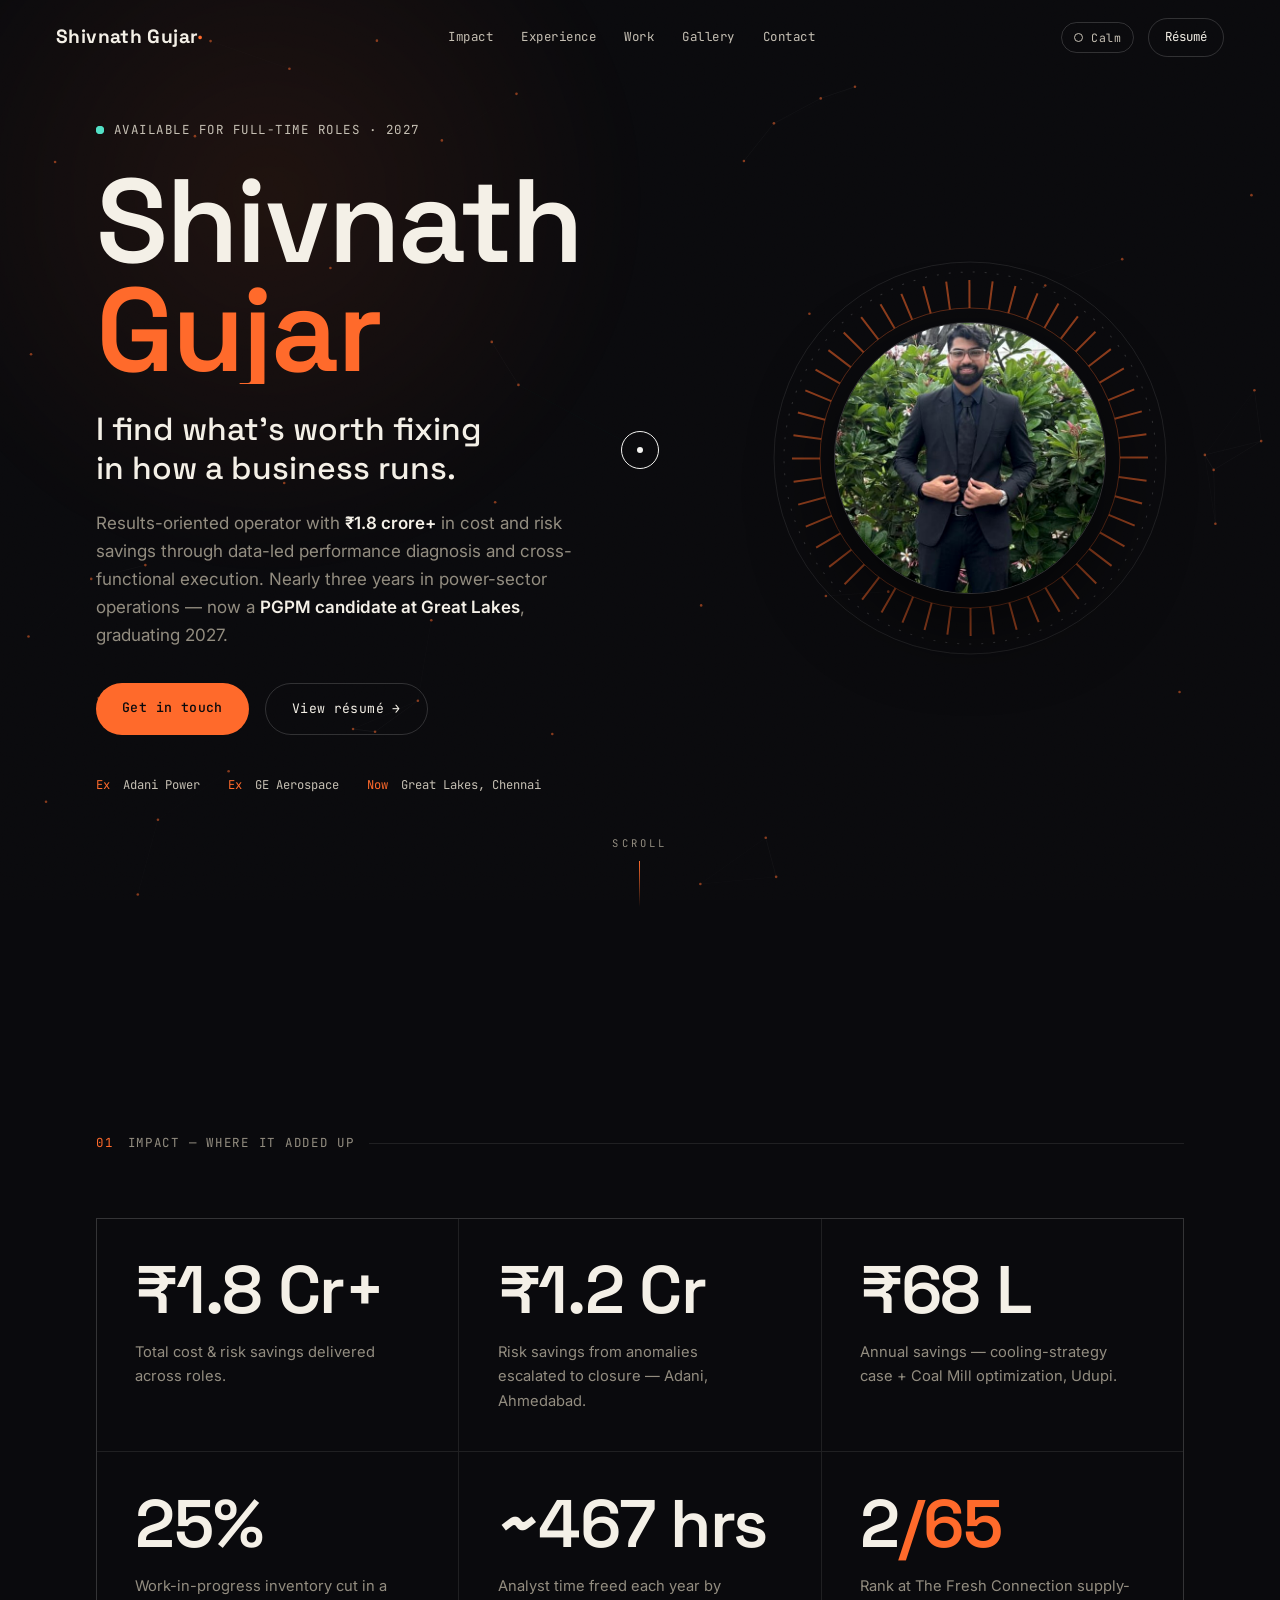
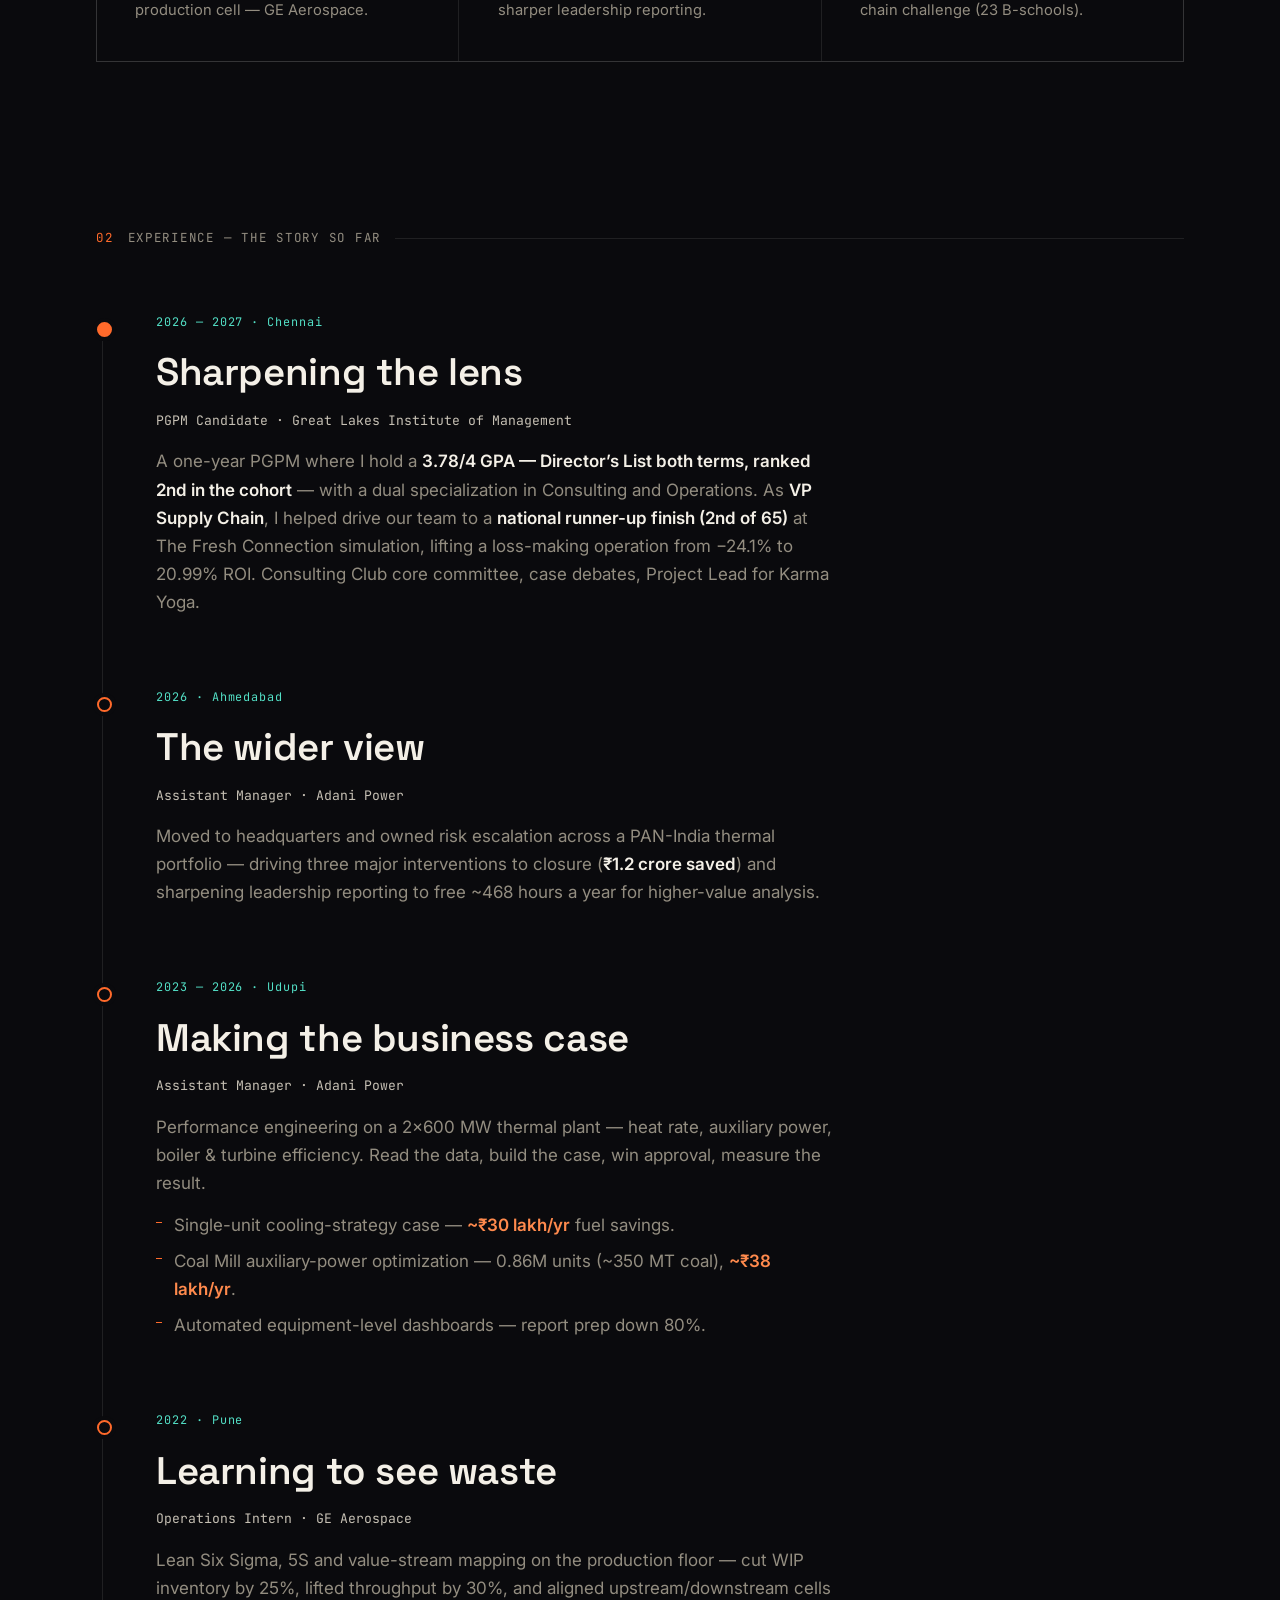
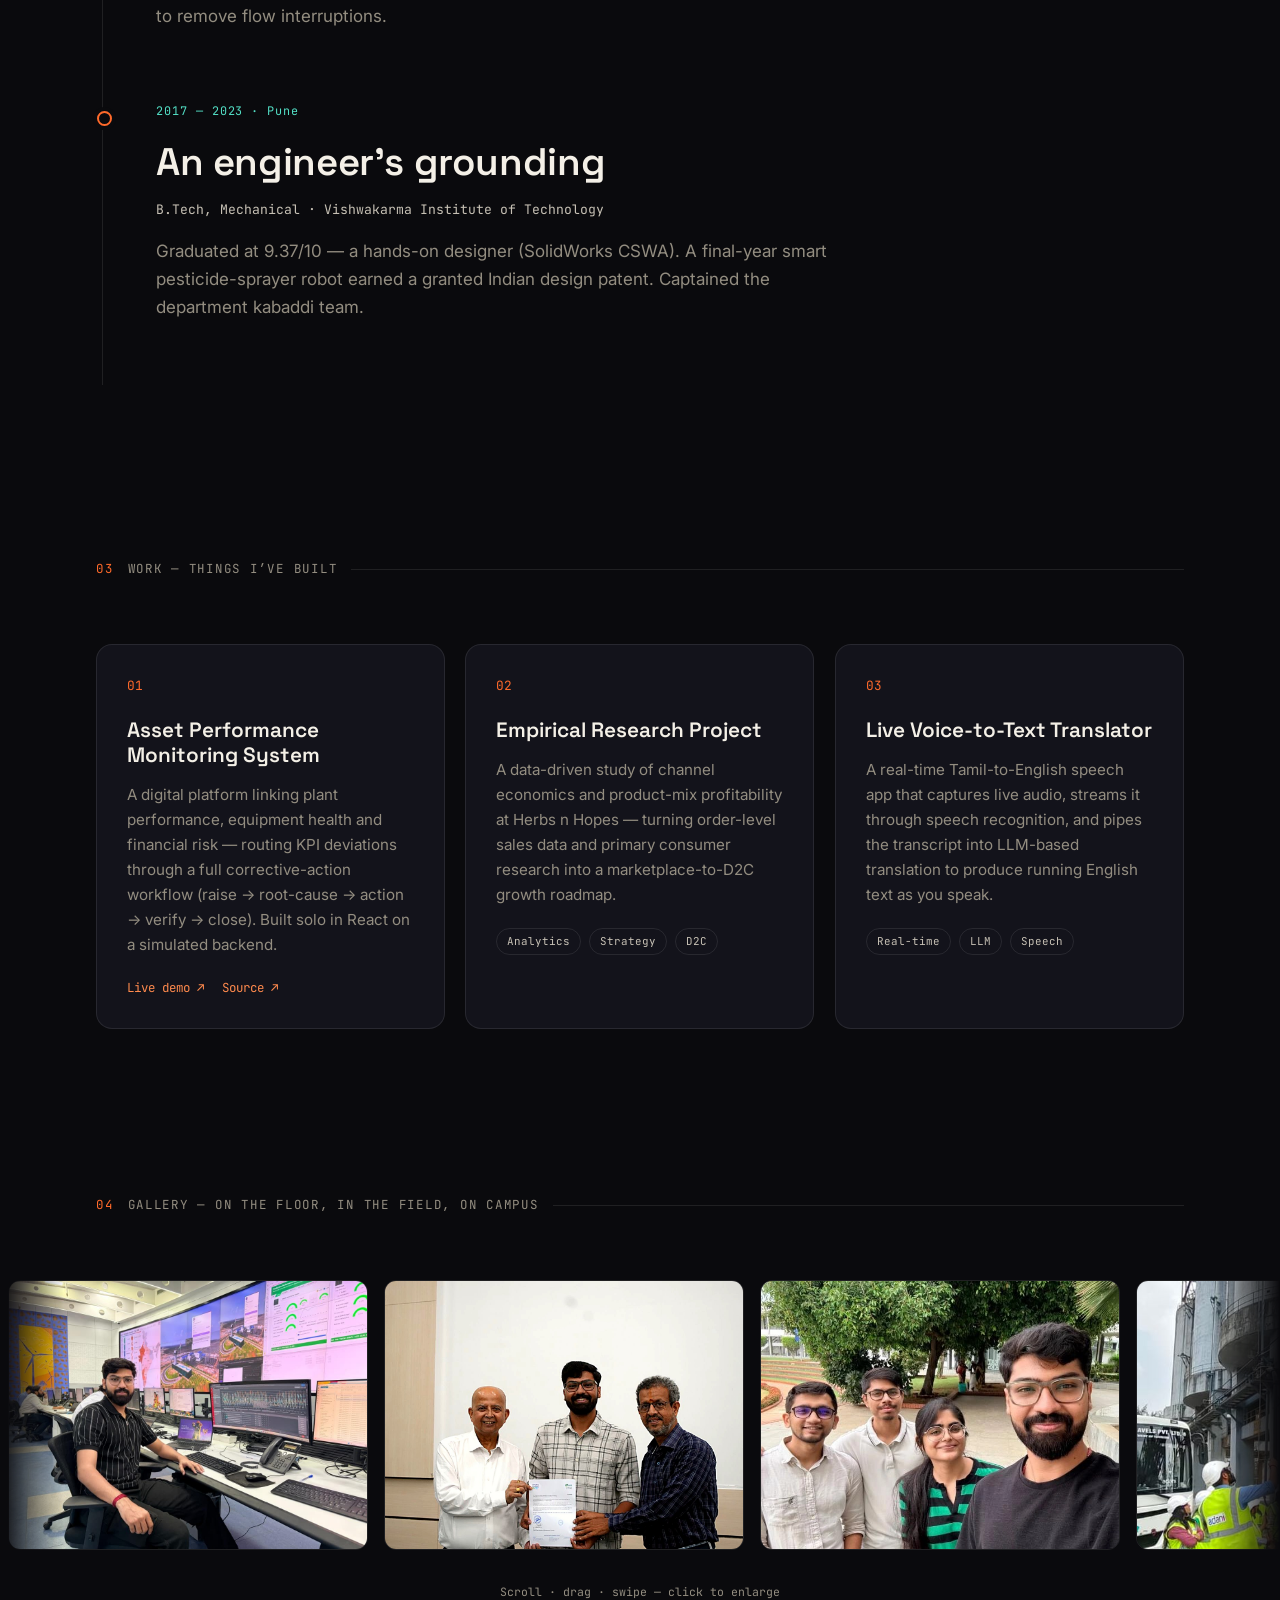
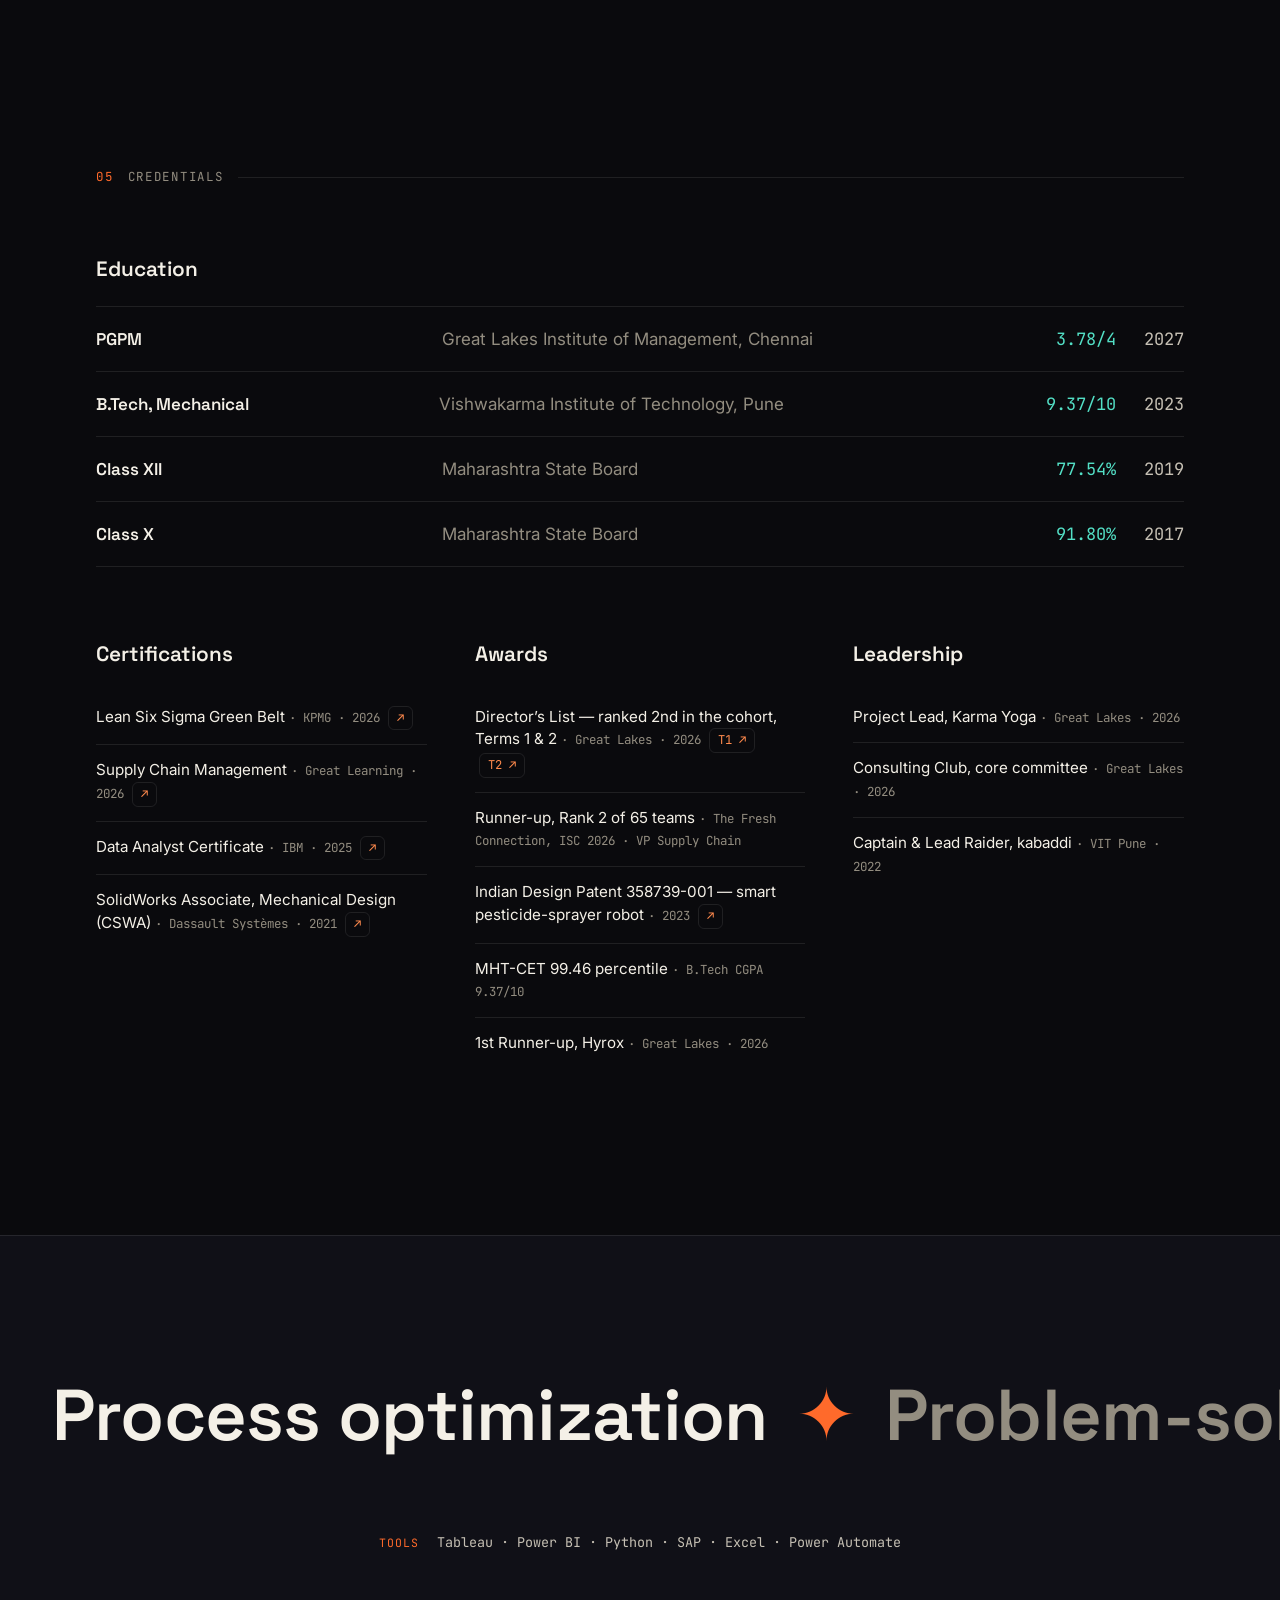
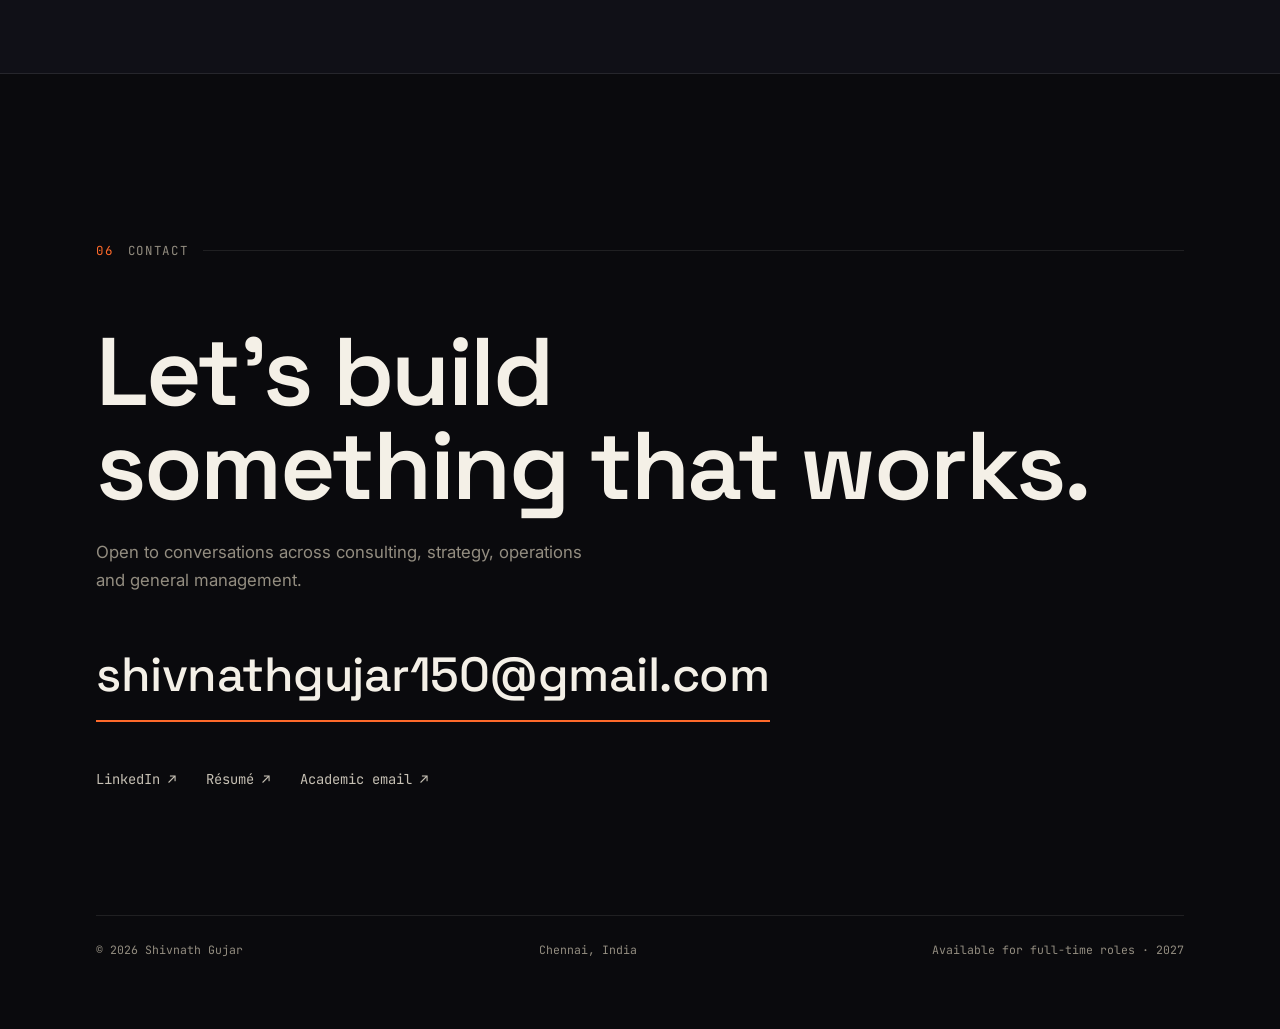
<file: v2/index.html>
<!DOCTYPE html>
<html lang="en">
<head>
<meta charset="UTF-8">
<meta name="viewport" content="width=device-width, initial-scale=1.0">
<title>Shivnath Gujar — Operations · Strategy · Consulting</title>
<meta name="description" content="Shivnath Gujar — ₹1.8 Cr+ in cost and risk savings. Power-sector performance engineer, now a PGPM candidate at Great Lakes. Ex-Adani Power, ex-GE Aerospace.">
<meta name="theme-color" content="#0a0a0d">
<link rel="canonical" href="https://shivnath250.github.io/portfolio-website/v2/">
<link rel="icon" href="../assets/img/favicon.svg" type="image/svg+xml">
<meta property="og:type" content="profile">
<meta property="og:title" content="Shivnath Gujar — Operations · Strategy">
<meta property="og:description" content="₹1.8 Cr+ in cost and risk savings across a national power fleet. PGPM candidate at Great Lakes; ex-Adani Power, ex-GE Aerospace.">
<meta property="og:image" content="https://shivnath250.github.io/portfolio-website/assets/img/og.jpg">
<meta property="og:url" content="https://shivnath250.github.io/portfolio-website/v2/">
<meta name="twitter:card" content="summary_large_image">
<meta name="twitter:title" content="Shivnath Gujar">
<meta name="twitter:description" content="₹1.8 Cr+ in cost and risk savings. PGPM candidate at Great Lakes; ex-Adani Power, ex-GE Aerospace.">
<meta name="twitter:image" content="https://shivnath250.github.io/portfolio-website/assets/img/og.jpg">
<script type="application/ld+json">
{"@context":"https://schema.org","@type":"Person","name":"Shivnath Gujar",
"description":"Results-oriented operator with ₹1.8 crore+ in cost and risk savings through data-led performance diagnosis and cross-functional execution.",
"url":"https://shivnath250.github.io/portfolio-website/v2/","email":"shivnathgujar150@gmail.com",
"address":{"@type":"PostalAddress","addressLocality":"Chennai","addressCountry":"IN"},
"alumniOf":[{"@type":"CollegeOrUniversity","name":"Great Lakes Institute of Management, Chennai"},{"@type":"CollegeOrUniversity","name":"Vishwakarma Institute of Technology, Pune"}],
"knowsLanguage":["English","Hindi","Marathi"],
"sameAs":["https://www.linkedin.com/in/shivnath-gujar-39939b212"]}
</script>
<link rel="preconnect" href="https://fonts.googleapis.com">
<link rel="preconnect" href="https://fonts.gstatic.com" crossorigin>
<link href="https://fonts.googleapis.com/css2?family=Space+Grotesk:wght@400;500;600;700&family=Inter:wght@400;500;600&family=JetBrains+Mono:wght@400;500;700&display=swap" rel="stylesheet">
<link rel="stylesheet" href="style.css">
</head>
<body>

<!-- custom cursor -->
<div class="cursor" id="cursor" aria-hidden="true"></div>
<div class="cursor-dot" id="cursorDot" aria-hidden="true"></div>

<!-- interactive particle field -->
<canvas id="field" aria-hidden="true"></canvas>
<div class="grain" aria-hidden="true"></div>

<!-- scroll progress -->
<div class="progress" id="progress" aria-hidden="true"></div>

<a href="#top" class="skip-link">Skip to content</a>

<header class="nav" id="nav">
  <a href="#top" class="brand" data-magnetic>Shivnath&nbsp;Gujar<span>·</span></a>
  <nav class="nav-links" id="navLinks" aria-label="Primary">
    <a href="#impact" data-magnetic>Impact</a>
    <a href="#path" data-magnetic>Experience</a>
    <a href="#work" data-magnetic>Work</a>
    <a href="#frames" data-magnetic>Gallery</a>
    <a href="#contact" data-magnetic>Contact</a>
  </nav>
  <div class="nav-right">
    <button type="button" class="calm-toggle" id="calmToggle" aria-pressed="false" title="Reduce motion">
      <span class="calm-ico" aria-hidden="true"></span><span class="calm-txt">Calm</span>
    </button>
    <a href="../Shivnath_Gujar_Resume.pdf" target="_blank" rel="noopener" class="nav-cta" data-magnetic>Résumé</a>
    <button type="button" class="hamb" id="hamb" aria-label="Menu" aria-expanded="false"><span></span><span></span></button>
  </div>
</header>

<main id="top">

<!-- ================= HERO ================= -->
<section class="hero" id="hero">
  <div class="hero-grid">
    <div class="hero-text">
      <p class="eyebrow"><span class="pulse"></span>Available for full-time roles · 2027</p>
      <h1 class="hero-title">
        <span class="line"><span class="w">Shivnath</span></span>
        <span class="line"><span class="w">Gujar</span></span>
      </h1>
      <p class="hero-sub">I find what&rsquo;s worth fixing in how a business runs.</p>
      <p class="hero-lede">Results-oriented operator with <strong>₹1.8 crore+</strong> in cost and risk savings through data-led performance diagnosis and cross-functional execution. Nearly three years in power-sector operations — now a <strong>PGPM candidate at Great Lakes</strong>, graduating 2027.</p>
      <div class="hero-actions">
        <a href="#contact" class="btn btn-solid" data-magnetic>Get in touch</a>
        <a href="../Shivnath_Gujar_Resume.pdf" target="_blank" rel="noopener" class="btn btn-ghost" data-magnetic>View résumé →</a>
      </div>
      <ul class="hero-meta">
        <li><span>Ex</span> Adani Power</li>
        <li><span>Ex</span> GE Aerospace</li>
        <li><span>Now</span> Great Lakes, Chennai</li>
      </ul>
    </div>

    <div class="hero-visual" id="heroVisual">
      <div class="disc" id="disc">
        <svg class="rings" viewBox="0 0 400 400" aria-hidden="true">
          <circle cx="200" cy="200" r="196" class="r-base"/>
          <g id="ringTicks">
            <circle cx="200" cy="200" r="186" class="r-dash"/>
          </g>
          <g id="blades"></g>
          <circle cx="200" cy="200" r="150" class="r-thin"/>
        </svg>
        <div class="portrait">
          <img src="../assets/img/profile.jpg" alt="Portrait of Shivnath Gujar" draggable="false">
        </div>
      </div>
    </div>
  </div>
  <div class="scroll-hint" aria-hidden="true"><span>Scroll</span><i></i></div>
</section>

<!-- ================= IMPACT ================= -->
<section class="band" id="impact">
  <p class="section-label"><span>01</span> Impact — where it added up</p>
  <div class="stats">
    <div class="stat reveal">
      <div class="stat-num" data-count data-to="1.8" data-dec="1" data-prefix="₹" data-suffix=" Cr+"></div>
      <p class="stat-desc">Total cost &amp; risk savings delivered across roles.</p>
    </div>
    <div class="stat reveal">
      <div class="stat-num" data-count data-to="1.2" data-dec="1" data-prefix="₹" data-suffix=" Cr"></div>
      <p class="stat-desc">Risk savings from anomalies escalated to closure — Adani, Ahmedabad.</p>
    </div>
    <div class="stat reveal">
      <div class="stat-num" data-count data-to="68" data-dec="0" data-prefix="₹" data-suffix=" L"></div>
      <p class="stat-desc">Annual savings — cooling-strategy case + Coal&nbsp;Mill optimization, Udupi.</p>
    </div>
    <div class="stat reveal">
      <div class="stat-num" data-count data-to="25" data-dec="0" data-suffix="%"></div>
      <p class="stat-desc">Work-in-progress inventory cut in a production cell — GE Aerospace.</p>
    </div>
    <div class="stat reveal">
      <div class="stat-num" data-count data-to="468" data-dec="0" data-prefix="~" data-suffix=" hrs"></div>
      <p class="stat-desc">Analyst time freed each year by sharper leadership reporting.</p>
    </div>
    <div class="stat reveal">
      <div class="stat-num"><span data-count data-to="2" data-dec="0"></span><span class="slash">/65</span></div>
      <p class="stat-desc">Rank at The Fresh Connection supply-chain challenge (23 B-schools).</p>
    </div>
  </div>
</section>

<!-- ================= PATH ================= -->
<section class="band" id="path">
  <p class="section-label"><span>02</span> Experience — the story so far</p>
  <ol class="timeline">
    <li class="node reveal">
      <div class="node-when">2026 — 2027 · Chennai</div>
      <h3 class="node-title">Sharpening the lens</h3>
      <div class="node-role">PGPM Candidate · Great Lakes Institute of Management</div>
      <p>A one-year PGPM where I hold a <strong>3.78/4 GPA — Director&rsquo;s List both terms, ranked 2nd in the cohort</strong> — with a dual specialization in Consulting and Operations. As <strong>VP Supply Chain</strong>, I helped drive our team to a <strong>national runner-up finish (2nd of 65)</strong> at The Fresh Connection simulation, lifting a loss-making operation from −24.1% to 20.99% ROI. Consulting Club core committee, case debates, Project Lead for Karma Yoga.</p>
    </li>
    <li class="node reveal">
      <div class="node-when">2026 · Ahmedabad</div>
      <h3 class="node-title">The wider view</h3>
      <div class="node-role">Assistant Manager · Adani Power</div>
      <p>Moved to headquarters and owned risk escalation across a PAN-India thermal portfolio — driving three major interventions to closure (<strong>₹1.2 crore saved</strong>) and sharpening leadership reporting to free ~468 hours a year for higher-value analysis.</p>
    </li>
    <li class="node reveal">
      <div class="node-when">2023 — 2026 · Udupi</div>
      <h3 class="node-title">Making the business case</h3>
      <div class="node-role">Assistant Manager · Adani Power</div>
      <p>Performance engineering on a 2×600 MW thermal plant — heat rate, auxiliary power, boiler &amp; turbine efficiency. Read the data, build the case, win approval, measure the result.</p>
      <ul class="node-points">
        <li>Single-unit cooling-strategy case — <strong>~₹30 lakh/yr</strong> fuel savings.</li>
        <li>Coal Mill auxiliary-power optimization — 0.86M units (~350 MT coal), <strong>~₹38 lakh/yr</strong>.</li>
        <li>Automated equipment-level dashboards — report prep down 80%.</li>
      </ul>
    </li>
    <li class="node reveal">
      <div class="node-when">2022 · Pune</div>
      <h3 class="node-title">Learning to see waste</h3>
      <div class="node-role">Operations Intern · GE Aerospace</div>
      <p>Lean Six Sigma, 5S and value-stream mapping on the production floor — cut WIP inventory by 25%, lifted throughput by 30%, and aligned upstream/downstream cells to remove flow interruptions.</p>
    </li>
    <li class="node reveal">
      <div class="node-when">2017 — 2023 · Pune</div>
      <h3 class="node-title">An engineer&rsquo;s grounding</h3>
      <div class="node-role">B.Tech, Mechanical · Vishwakarma Institute of Technology</div>
      <p>Graduated at 9.37/10 — a hands-on designer (SolidWorks CSWA). A final-year smart pesticide-sprayer robot earned a granted Indian design patent. Captained the department kabaddi team.</p>
    </li>
  </ol>
</section>

<!-- ================= WORK ================= -->
<section class="band" id="work">
  <p class="section-label"><span>03</span> Work — things I&rsquo;ve built</p>
  <div class="cards">
    <article class="card tilt reveal">
      <div class="card-idx">01</div>
      <h3>Asset Performance Monitoring System</h3>
      <p>A digital platform linking plant performance, equipment health and financial risk — routing KPI deviations through a full corrective-action workflow (raise → root-cause → action → verify → close). Built solo in React on a simulated backend.</p>
      <div class="card-links">
        <a href="https://shivnath250.github.io/ppms/" target="_blank" rel="noopener" data-magnetic>Live demo ↗</a>
        <a href="https://github.com/shivnath250/ppms" target="_blank" rel="noopener" data-magnetic>Source ↗</a>
      </div>
    </article>
    <article class="card tilt reveal">
      <div class="card-idx">02</div>
      <h3>Empirical Research Project</h3>
      <p>A data-driven study of channel economics and product-mix profitability at Herbs n Hopes — turning order-level sales data and primary consumer research into a marketplace-to-D2C growth roadmap.</p>
      <div class="card-tags"><span>Analytics</span><span>Strategy</span><span>D2C</span></div>
    </article>
    <article class="card tilt reveal">
      <div class="card-idx">03</div>
      <h3>Live Voice-to-Text Translator</h3>
      <p>A real-time Tamil-to-English speech app that captures live audio, streams it through speech recognition, and pipes the transcript into LLM-based translation to produce running English text as you speak.</p>
      <div class="card-tags"><span>Real-time</span><span>LLM</span><span>Speech</span></div>
    </article>
  </div>
</section>

<!-- ================= FRAMES ================= -->
<section class="band band-wide" id="frames">
  <p class="section-label"><span>04</span> Gallery — on the floor, in the field, on campus</p>
  <div class="marquee" id="marquee">
    <div class="marquee-track" id="mtrack"></div>
  </div>
  <p class="frames-hint">Scroll · drag · swipe — click to enlarge</p>
</section>

<!-- ================= CREDENTIALS ================= -->
<section class="band" id="creds">
  <p class="section-label"><span>05</span> Credentials</p>

  <div class="creds-edu reveal">
    <h3 class="creds-h">Education</h3>
    <div class="edu-rows">
      <div class="edu-row"><span class="edu-q">PGPM</span><span class="edu-i">Great Lakes Institute of Management, Chennai</span><span class="edu-s">3.78/4</span><span class="edu-y">2027</span></div>
      <div class="edu-row"><span class="edu-q">B.Tech, Mechanical</span><span class="edu-i">Vishwakarma Institute of Technology, Pune</span><span class="edu-s">9.37/10</span><span class="edu-y">2023</span></div>
      <div class="edu-row"><span class="edu-q">Class XII</span><span class="edu-i">Maharashtra State Board</span><span class="edu-s">77.54%</span><span class="edu-y">2019</span></div>
      <div class="edu-row"><span class="edu-q">Class X</span><span class="edu-i">Maharashtra State Board</span><span class="edu-s">91.80%</span><span class="edu-y">2017</span></div>
    </div>
  </div>

  <div class="creds-cols">
    <div class="creds-block reveal">
      <h3 class="creds-h">Certifications</h3>
      <ul class="clist">
        <li>Lean Six Sigma Green Belt <em>· KPMG · 2026</em> <a href="../assets/certs/lean-six-sigma-green-belt-kpmg.jpg" target="_blank" rel="noopener" data-magnetic>↗</a></li>
        <li>Supply Chain Management <em>· Great Learning · 2026</em> <a href="../assets/certs/supply-chain-management-great-learning.pdf" target="_blank" rel="noopener" data-magnetic>↗</a></li>
        <li>Data Analyst Certificate <em>· IBM · 2025</em> <a href="../assets/certs/ibm-data-analyst-certificate.pdf" target="_blank" rel="noopener" data-magnetic>↗</a></li>
        <li>SolidWorks Associate, Mechanical Design (CSWA) <em>· Dassault Systèmes · 2021</em> <a href="../assets/certs/solidworks-cswa.pdf" target="_blank" rel="noopener" data-magnetic>↗</a></li>
      </ul>
    </div>
    <div class="creds-block reveal">
      <h3 class="creds-h">Awards</h3>
      <ul class="clist">
        <li>Director&rsquo;s List — ranked 2nd in the cohort, Terms 1 &amp; 2 <em>· Great Lakes · 2026</em> <a href="../assets/certs/directors-list-term-1.pdf" target="_blank" rel="noopener" data-magnetic>T1 ↗</a> <a href="../assets/certs/directors-list-term-2.pdf" target="_blank" rel="noopener" data-magnetic>T2 ↗</a></li>
        <li>Runner-up, Rank 2 of 65 teams <em>· The Fresh Connection, ISC 2026 · VP Supply Chain</em></li>
        <li>Indian Design Patent 358739-001 — smart pesticide-sprayer robot <em>· 2023</em> <a href="../assets/certs/design-patent-358739-001.pdf" target="_blank" rel="noopener" data-magnetic>↗</a></li>
        <li>MHT-CET 99.46 percentile <em>· B.Tech CGPA 9.37/10</em></li>
        <li>1st Runner-up, Hyrox <em>· Great Lakes · 2026</em></li>
      </ul>
    </div>
    <div class="creds-block reveal">
      <h3 class="creds-h">Leadership</h3>
      <ul class="clist">
        <li>Project Lead, Karma Yoga <em>· Great Lakes · 2026</em></li>
        <li>Consulting Club, core committee <em>· Great Lakes · 2026</em></li>
        <li>Captain &amp; Lead Raider, kabaddi <em>· VIT Pune · 2022</em></li>
      </ul>
    </div>
  </div>
</section>

<!-- ================= SKILLS TICKER ================= -->
<section class="skills" id="skills" aria-label="Core skills">
  <div class="ticker" id="ticker"></div>
  <div class="tools reveal">
    <span class="tools-label">Tools</span>
    Tableau · Power BI · Python · SAP · Excel · Power Automate
  </div>
</section>

<!-- ================= CONTACT ================= -->
<section class="contact" id="contact">
  <p class="section-label"><span>06</span> Contact</p>
  <h2 class="contact-title">Let&rsquo;s build<br>something that works.</h2>
  <p class="contact-sub">Open to conversations across consulting, strategy, operations and general management.</p>
  <a href="mailto:shivnathgujar150@gmail.com" class="contact-mail" data-magnetic>shivnathgujar150@gmail.com</a>
  <div class="contact-row">
    <a href="https://www.linkedin.com/in/shivnath-gujar-39939b212" target="_blank" rel="noopener" data-magnetic>LinkedIn ↗</a>
    <a href="../Shivnath_Gujar_Resume.pdf" target="_blank" rel="noopener" data-magnetic>Résumé ↗</a>
    <a href="mailto:shivnath.ft271017@greatlakes.edu.in" data-magnetic>Academic email ↗</a>
  </div>
  <footer class="foot">
    <span>© <span id="yr"></span> Shivnath Gujar</span>
    <span>Chennai, India</span>
    <span>Available for full-time roles · 2027</span>
  </footer>
</section>

</main>

<!-- lightbox -->
<div class="lb" id="lb" aria-hidden="true">
  <button class="lb-x" id="lbX" aria-label="Close">×</button>
  <figure class="lb-fig">
    <img id="lbImg" alt="">
    <figcaption class="lb-cap" id="lbCap"></figcaption>
  </figure>
</div>

<script src="script.js"></script>
</body>
</html>
</file>
<file: v2/style.css>
/* ============================================================
   Shivnath Gujar — v2. Dark, kinetic, built from scratch.
   ============================================================ */
:root{
  --bg:#0a0a0d;
  --bg2:#101017;
  --panel:#13131b;
  --panel2:#17171f;
  --line:rgba(255,255,255,.09);
  --line2:rgba(255,255,255,.16);
  --text:#f4f0e7;
  --muted:#938d80;
  --muted2:#c6c0b4;
  --accent:#ff6a2b;      /* molten amber */
  --accent-soft:#ff8a4d;
  --cyan:#53e0c6;        /* data cyan */
  --display:"Space Grotesk",system-ui,sans-serif;
  --body:"Inter",system-ui,sans-serif;
  --mono:"JetBrains Mono",ui-monospace,monospace;
  --maxw:1200px;
}
*{box-sizing:border-box;margin:0;padding:0}
html{scroll-behavior:smooth}
body{
  background:var(--bg);
  color:var(--text);
  font-family:var(--body);
  font-size:17px;
  line-height:1.65;
  overflow-x:hidden;
  -webkit-font-smoothing:antialiased;
}
a{color:inherit;text-decoration:none}
::selection{background:var(--accent);color:#0a0a0d}

/* ---------- canvas field + grain ---------- */
#field{position:fixed;inset:0;z-index:0;pointer-events:none}
.grain{
  position:fixed;inset:0;z-index:1;pointer-events:none;opacity:.045;mix-blend-mode:overlay;
  background-image:url("data:image/svg+xml,%3Csvg xmlns='http://www.w3.org/2000/svg' width='120' height='120'%3E%3Cfilter id='n'%3E%3CfeTurbulence type='fractalNoise' baseFrequency='.9' numOctaves='2'/%3E%3C/filter%3E%3Crect width='100%25' height='100%25' filter='url(%23n)'/%3E%3C/svg%3E");
}
main,header{position:relative;z-index:2}

/* subtle amber glow top-left */
body::before{
  content:"";position:fixed;z-index:0;top:-25vh;left:-12vw;width:66vw;height:66vw;
  background:radial-gradient(circle, rgba(255,106,43,.09), transparent 62%);
  pointer-events:none;filter:blur(24px);
}

/* ---------- custom cursor ---------- */
.cursor,.cursor-dot{position:fixed;top:0;left:0;z-index:9999;pointer-events:none;border-radius:50%;
  transform:translate(-50%,-50%);mix-blend-mode:difference}
.cursor{width:38px;height:38px;border:1px solid #fff;transition:width .25s,height .25s,background .25s,opacity .25s}
.cursor-dot{width:6px;height:6px;background:#fff}
.cursor.grow{width:68px;height:68px;background:rgba(255,255,255,.12);border-color:transparent}
body.touch .cursor,body.touch .cursor-dot{display:none}

/* ---------- scroll progress ---------- */
.progress{position:fixed;top:0;left:0;height:2px;width:0;background:linear-gradient(90deg,var(--accent),var(--cyan));z-index:9000}

/* ---------- skip link ---------- */
.skip-link{position:absolute;left:-9999px;top:0;z-index:9999;background:var(--accent);color:#0a0a0d;
  padding:10px 16px;font-family:var(--mono);font-size:.8rem;border-radius:0 0 8px 0}
.skip-link:focus{left:0;top:0}

/* ---------- nav controls ---------- */
.nav-right{display:flex;align-items:center;gap:14px}
.calm-toggle{display:inline-flex;align-items:center;gap:8px;font-family:var(--mono);font-size:.72rem;letter-spacing:.04em;
  color:var(--muted2);background:none;border:1px solid var(--line2);padding:7px 12px;border-radius:40px;cursor:pointer;
  transition:color .2s,border-color .2s}
.calm-toggle:hover{color:var(--text);border-color:var(--muted)}
.calm-ico{width:9px;height:9px;border-radius:50%;border:1.5px solid currentColor}
body.calm .calm-ico{background:var(--cyan);border-color:var(--cyan)}
body.calm .calm-toggle{color:var(--cyan);border-color:var(--cyan)}
.hamb{display:none;flex-direction:column;gap:5px;width:40px;height:40px;align-items:center;justify-content:center;
  background:none;border:1px solid var(--line2);border-radius:8px;cursor:pointer}
.hamb span{display:block;width:18px;height:1.5px;background:var(--text);transition:transform .25s,opacity .25s}
.nav.open .hamb span:nth-child(1){transform:translateY(3.25px) rotate(45deg)}
.nav.open .hamb span:nth-child(2){transform:translateY(-3.25px) rotate(-45deg)}

/* ---------- nav ---------- */
.nav{position:fixed;top:0;left:0;right:0;z-index:500;display:flex;align-items:center;justify-content:space-between;
  padding:18px clamp(18px,5vw,56px);transition:background .3s,border-color .3s,padding .3s;border-bottom:1px solid transparent}
.nav.stuck{background:rgba(10,10,13,.72);backdrop-filter:blur(12px);border-bottom-color:var(--line);padding-top:12px;padding-bottom:12px}
.brand{font-family:var(--display);font-weight:700;font-size:1.2rem;letter-spacing:.02em}
.brand span{color:var(--accent)}
.nav-links{display:flex;gap:28px;font-family:var(--mono);font-size:.78rem;letter-spacing:.04em}
.nav-links a{color:var(--muted2);position:relative;padding:4px 0}
.nav-links a::after{content:"";position:absolute;left:0;bottom:-2px;height:1px;width:0;background:var(--accent);transition:width .25s}
.nav-links a:hover,.nav-links a.active{color:var(--text)}
.nav-links a.active::after,.nav-links a:hover::after{width:100%}
.nav-cta{font-family:var(--mono);font-size:.78rem;border:1px solid var(--line2);padding:8px 16px;border-radius:40px;transition:background .25s,color .25s,border-color .25s}
.nav-cta:hover{background:var(--accent);color:#0a0a0d;border-color:var(--accent)}

/* ---------- layout ---------- */
section{padding-inline:clamp(18px,5vw,56px)}
.band{max-width:var(--maxw);margin:0 auto;padding-top:clamp(90px,13vw,170px)}
.band-wide{max-width:100%;padding-inline:0}
.band-wide .section-label{max-width:var(--maxw);margin-left:auto;margin-right:auto;padding-inline:clamp(18px,5vw,56px)}
.section-label{font-family:var(--mono);font-size:.78rem;letter-spacing:.14em;text-transform:uppercase;color:var(--muted);
  margin-bottom:clamp(36px,5vw,64px);display:flex;align-items:center;gap:14px}
.section-label span{color:var(--accent)}
.section-label::after{content:"";flex:1;height:1px;background:var(--line)}

/* ---------- hero ---------- */
.hero{min-height:100svh;display:flex;flex-direction:column;justify-content:center;max-width:var(--maxw);margin:0 auto;
  padding-top:120px;padding-bottom:60px}
.hero-grid{display:grid;grid-template-columns:1.25fr .9fr;gap:clamp(30px,5vw,70px);align-items:center}
.eyebrow{font-family:var(--mono);font-size:.78rem;letter-spacing:.12em;text-transform:uppercase;color:var(--muted2);
  display:flex;align-items:center;gap:10px;margin-bottom:26px}
.pulse{width:8px;height:8px;border-radius:50%;background:var(--cyan);position:relative;flex:none}
.pulse::after{content:"";position:absolute;inset:0;border-radius:50%;background:var(--cyan);animation:pulse 2.2s infinite}
@keyframes pulse{0%{transform:scale(1);opacity:.7}70%,100%{transform:scale(3);opacity:0}}
.hero-title{font-family:var(--display);font-weight:600;line-height:.92;letter-spacing:-.02em;
  font-size:clamp(3.4rem,10vw,7.4rem);margin-bottom:26px}
.hero-title .line{display:block;overflow:hidden}
.hero-title .w{display:inline-block;transform:translateY(110%);transition:transform .9s cubic-bezier(.16,1,.3,1)}
.hero-title .line:nth-child(2) .w{transition-delay:.12s}
.ready .hero-title .w{transform:translateY(0)}
.hero-title .line:nth-child(2) .w{color:var(--accent)}
.hero-sub{font-family:var(--display);font-weight:500;font-size:clamp(1.3rem,2.8vw,2rem);color:var(--text);
  line-height:1.2;margin-bottom:22px;max-width:20ch}
.hero-lede{color:var(--muted);max-width:46ch;margin-bottom:34px}
.hero-lede strong{color:var(--text);font-weight:600}
.hero-actions{display:flex;gap:16px;flex-wrap:wrap;margin-bottom:40px}
.btn{font-family:var(--mono);font-size:.82rem;letter-spacing:.03em;padding:14px 26px;border-radius:40px;transition:transform .2s,background .25s,color .25s,border-color .25s}
.btn-solid{background:var(--accent);color:#0a0a0d;font-weight:500}
.btn-solid:hover{background:var(--accent-soft)}
.btn-ghost{border:1px solid var(--line2);color:var(--text)}
.btn-ghost:hover{border-color:var(--accent);color:var(--accent)}
.hero-meta{list-style:none;display:flex;gap:28px;flex-wrap:wrap;font-family:var(--mono);font-size:.76rem;color:var(--muted2)}
.hero-meta span{color:var(--accent);margin-right:6px}

/* hero visual — rotating disc */
.hero-visual{display:flex;justify-content:center;align-items:center}
.disc{position:relative;width:min(400px,80vw);aspect-ratio:1;will-change:transform}
.rings{position:absolute;inset:0;width:100%;height:100%;overflow:visible}
.r-base{fill:none;stroke:var(--line);stroke-width:1}
.r-dash{fill:none;stroke:var(--line2);stroke-width:1;stroke-dasharray:2 10}
.r-thin{fill:none;stroke:rgba(255,106,43,.35);stroke-width:1}
#blades line{stroke:var(--accent);stroke-width:2;opacity:.55}
.portrait{position:absolute;inset:16%;border-radius:50%;overflow:hidden;border:1px solid var(--line2);
  box-shadow:0 30px 80px rgba(0,0,0,.6)}
.portrait img{width:100%;height:100%;object-fit:cover;filter:contrast(1.03) saturate(1.02)}
.rpm{position:absolute;bottom:4%;left:50%;transform:translateX(-50%);font-family:var(--mono);font-size:.7rem;
  letter-spacing:.2em;color:var(--accent);background:rgba(10,10,13,.6);padding:4px 10px;border-radius:20px;border:1px solid var(--line)}
.scroll-hint{display:flex;flex-direction:column;align-items:center;gap:8px;margin:40px auto 0;font-family:var(--mono);
  font-size:.66rem;letter-spacing:.3em;color:var(--muted);text-transform:uppercase}
.scroll-hint i{width:1px;height:46px;background:linear-gradient(var(--accent),transparent);animation:drip 1.8s infinite}
@keyframes drip{0%{transform:scaleY(0);transform-origin:top}50%{transform:scaleY(1);transform-origin:top}50.1%{transform-origin:bottom}100%{transform:scaleY(0);transform-origin:bottom}}

/* ---------- reveal ---------- */
.reveal{opacity:0;transform:translateY(34px);transition:opacity .8s ease,transform .8s cubic-bezier(.16,1,.3,1)}
.reveal.in{opacity:1;transform:none}

/* ---------- impact ---------- */
.stats{display:grid;grid-template-columns:repeat(3,1fr);gap:1px;background:var(--line);border:1px solid var(--line)}
.stat{background:var(--bg);padding:clamp(24px,3vw,40px);transition:background .3s}
.stat:hover{background:var(--panel)}
.stat-num{font-family:var(--display);font-weight:600;font-size:clamp(2.6rem,5.5vw,4.2rem);line-height:1;
  letter-spacing:-.02em;color:var(--text);margin-bottom:16px}
.stat-num .slash{color:var(--accent)}
.stat-desc{color:var(--muted);font-size:.92rem;max-width:30ch}

/* ---------- timeline ---------- */
.timeline{list-style:none;position:relative;padding-left:clamp(28px,5vw,60px)}
.timeline::before{content:"";position:absolute;left:6px;top:8px;bottom:8px;width:1px;background:var(--line)}
.node{position:relative;padding-bottom:clamp(44px,6vw,72px)}
.node::before{content:"";position:absolute;left:calc(-1*clamp(28px,5vw,60px) + 1px);top:9px;width:11px;height:11px;border-radius:50%;
  background:var(--bg);border:2px solid var(--accent);box-shadow:0 0 0 4px var(--bg)}
.node:first-child::before{background:var(--accent)}
.node-when{font-family:var(--mono);font-size:.74rem;letter-spacing:.08em;color:var(--cyan);margin-bottom:8px}
.node-title{font-family:var(--display);font-weight:600;font-size:clamp(1.5rem,3.4vw,2.4rem);letter-spacing:-.01em;margin-bottom:6px}
.node-role{font-family:var(--mono);font-size:.82rem;color:var(--muted2);margin-bottom:16px}
.node p{color:var(--muted);max-width:62ch}
.node p strong{color:var(--text);font-weight:600}
.node-points{list-style:none;margin-top:14px;display:flex;flex-direction:column;gap:8px}
.node-points li{color:var(--muted);padding-left:18px;position:relative;max-width:60ch}
.node-points li::before{content:"";position:absolute;left:0;top:11px;width:6px;height:1px;background:var(--accent)}
.node-points strong{color:var(--accent-soft);font-weight:600}

/* ---------- work cards ---------- */
.cards{display:grid;grid-template-columns:repeat(3,1fr);gap:20px}
.card{background:var(--panel);border:1px solid var(--line);border-radius:16px;padding:30px;position:relative;
  transition:border-color .3s,background .3s,transform .1s;transform-style:preserve-3d;will-change:transform}
.card:hover{border-color:var(--line2);background:var(--panel2)}
.card-idx{font-family:var(--mono);font-size:.8rem;color:var(--accent);margin-bottom:22px}
.card h3{font-family:var(--display);font-weight:600;font-size:1.3rem;margin-bottom:14px;line-height:1.2}
.card p{color:var(--muted);font-size:.95rem;margin-bottom:20px}
.card-links{display:flex;gap:18px;font-family:var(--mono);font-size:.78rem}
.card-links a{color:var(--accent-soft)}
.card-links a:hover{color:var(--text)}
.card-tags{display:flex;gap:8px;flex-wrap:wrap}
.card-tags span{font-family:var(--mono);font-size:.68rem;color:var(--muted2);border:1px solid var(--line);
  padding:4px 10px;border-radius:20px}

/* ---------- frames marquee ---------- */
.marquee{overflow-x:auto;overflow-y:hidden;cursor:grab;-webkit-user-select:none;user-select:none;
  mask-image:linear-gradient(90deg,transparent,#000 5%,#000 95%,transparent);
  scrollbar-width:thin;scrollbar-color:var(--line2) transparent;scroll-behavior:auto;padding-bottom:12px;overscroll-behavior-x:contain}
.marquee.drag{cursor:grabbing}
.marquee::-webkit-scrollbar{height:6px}
.marquee::-webkit-scrollbar-thumb{background:var(--line2);border-radius:3px}
.marquee::-webkit-scrollbar-thumb:hover{background:var(--muted)}
.marquee::-webkit-scrollbar-track{background:transparent}
.marquee-track{display:flex;gap:16px;width:max-content}
.frame{flex:none;width:clamp(240px,30vw,360px);aspect-ratio:4/3;border-radius:12px;overflow:hidden;border:1px solid var(--line);position:relative}
.frame img{width:100%;height:100%;object-fit:cover;transition:transform .6s}
.frame:hover img{transform:scale(1.05)}
.frame figcaption{position:absolute;left:0;right:0;bottom:0;padding:26px 14px 10px;font-family:var(--mono);font-size:.68rem;
  color:#f4f0e7;background:linear-gradient(transparent,rgba(10,10,13,.92));opacity:0;transition:opacity .3s}
.frame:hover figcaption{opacity:1}
body.touch .frame figcaption{opacity:1}
.frames-hint{max-width:var(--maxw);margin:20px auto 0;padding-inline:clamp(18px,5vw,56px);font-family:var(--mono);
  font-size:.72rem;color:var(--muted);text-align:center}

/* ---------- credentials ---------- */
.creds-h{font-family:var(--display);font-weight:600;font-size:1.3rem;margin-bottom:20px}
.creds-edu{margin-bottom:clamp(40px,6vw,70px)}
.edu-rows{display:flex;flex-direction:column;border-top:1px solid var(--line)}
.edu-row{display:grid;grid-template-columns:1.1fr 2fr auto auto;gap:20px;align-items:baseline;padding:18px 0;border-bottom:1px solid var(--line);
  transition:background .25s,padding-left .25s}
.edu-row:hover{background:var(--panel);padding-left:14px}
.edu-q{font-family:var(--display);font-weight:600}
.edu-i{color:var(--muted)}
.edu-s{font-family:var(--mono);color:var(--cyan);text-align:right}
.edu-y{font-family:var(--mono);color:var(--muted2);text-align:right;min-width:48px}
.creds-cols{display:grid;grid-template-columns:repeat(3,1fr);gap:clamp(28px,4vw,48px)}
.clist{list-style:none;display:flex;flex-direction:column}
.clist li{padding:14px 0;border-bottom:1px solid var(--line);color:var(--text);font-size:.95rem;line-height:1.5}
.clist li:last-child{border-bottom:none}
.clist em{color:var(--muted);font-style:normal;font-family:var(--mono);font-size:.78rem}
.clist a{display:inline-block;color:var(--accent-soft);font-family:var(--mono);font-size:.76rem;margin-left:4px;
  padding:4px 8px;border:1px solid var(--line);border-radius:6px;line-height:1.2;transition:background .2s,color .2s,border-color .2s}
.clist a:hover{color:#0a0a0d;background:var(--accent);border-color:var(--accent)}

/* ---------- skills ticker ---------- */
.skills{padding-block:clamp(70px,10vw,120px);border-block:1px solid var(--line);margin-top:clamp(90px,13vw,170px);
  background:var(--bg2);overflow:hidden}
.ticker{display:flex;white-space:nowrap;font-family:var(--display);font-weight:600;font-size:clamp(2rem,6vw,4.5rem);
  letter-spacing:-.01em;gap:0;will-change:transform}
.ticker .chip{padding:0 .4em;color:var(--text)}
.ticker .chip.alt{color:var(--muted);}
.ticker .dot{color:var(--accent)}
.tools{max-width:var(--maxw);margin:clamp(34px,5vw,56px) auto 0;padding-inline:clamp(18px,5vw,56px);
  font-family:var(--mono);font-size:.84rem;color:var(--muted2);text-align:center}
.tools-label{color:var(--accent);margin-right:10px;letter-spacing:.1em;text-transform:uppercase;font-size:.72rem}

/* ---------- contact ---------- */
.contact{max-width:var(--maxw);margin:0 auto;padding-top:clamp(90px,13vw,170px);padding-bottom:70px}
.contact-title{font-family:var(--display);font-weight:600;font-size:clamp(2.6rem,8vw,6rem);line-height:.98;
  letter-spacing:-.025em;margin-bottom:26px}
.contact-sub{color:var(--muted);max-width:46ch;margin-bottom:40px;font-size:1.05rem}
.contact-mail{display:inline-block;font-family:var(--display);font-weight:500;font-size:clamp(1.4rem,4.5vw,3rem);
  letter-spacing:-.01em;color:var(--text);border-bottom:2px solid var(--accent);padding-bottom:6px;margin-bottom:46px;
  transition:color .3s;word-break:break-word}
.contact-mail:hover{color:var(--accent)}
.contact-row{display:flex;gap:30px;flex-wrap:wrap;font-family:var(--mono);font-size:.86rem;margin-bottom:clamp(60px,10vw,120px)}
.contact-row a{color:var(--muted2);border-bottom:1px solid transparent;padding-bottom:3px}
.contact-row a:hover{color:var(--text);border-bottom-color:var(--accent)}
.foot{display:flex;justify-content:space-between;gap:16px;flex-wrap:wrap;padding-top:24px;border-top:1px solid var(--line);
  font-family:var(--mono);font-size:.72rem;color:var(--muted)}

/* ---------- lightbox ---------- */
.lb{position:fixed;inset:0;z-index:9800;background:rgba(6,6,9,.95);display:flex;align-items:center;justify-content:center;
  padding:5vw;opacity:0;visibility:hidden;pointer-events:none;transition:opacity .3s,visibility .3s}
.lb.open{opacity:1;visibility:visible;pointer-events:auto}
.lb-fig{margin:0;max-width:92vw;display:flex;flex-direction:column;align-items:center;gap:14px}
.lb img{max-width:92vw;max-height:82vh;object-fit:contain;border:1px solid var(--line2)}
.lb-cap{font-family:var(--mono);font-size:.8rem;color:var(--muted2);text-align:center;max-width:60ch}
.lb-x{position:absolute;top:20px;right:26px;width:44px;height:44px;background:none;border:none;color:#fff;font-size:2.4rem;cursor:pointer;line-height:1}

/* ---------- responsive ---------- */
@media(max-width:900px){
  .hero-grid{grid-template-columns:1fr;gap:40px}
  .hero-visual{order:-1}
  .disc{width:min(300px,72vw)}
  .stats{grid-template-columns:repeat(2,1fr)}
  .cards{grid-template-columns:1fr}
  .creds-cols{grid-template-columns:1fr;gap:34px}
  .hamb{display:flex}
  .nav-links{position:fixed;left:0;right:0;top:62px;flex-direction:column;gap:0;background:rgba(10,10,13,.98);
    backdrop-filter:blur(14px);border-bottom:1px solid var(--line);padding:6px 0;
    transform:translateY(-14px);opacity:0;pointer-events:none;transition:opacity .25s,transform .25s}
  .nav.open .nav-links{opacity:1;transform:none;pointer-events:auto}
  .nav-links a{padding:16px clamp(18px,5vw,56px);font-size:1rem;border-bottom:1px solid var(--line);color:var(--text)}
  .nav-links a:last-child{border-bottom:none}
  .nav-links a::after{display:none}
}
@media(max-width:560px){
  body{font-size:16px}
  .stats{grid-template-columns:1fr}
  .edu-row{grid-template-columns:1fr auto;gap:4px 16px}
  .edu-i{grid-column:1/-1;order:3}
  .edu-s{order:2}
  .edu-y{order:1;text-align:left;min-width:0}
  .nav-cta{display:none}
  .hero-meta{gap:16px}
}
@media(prefers-reduced-motion:reduce){
  *{animation:none!important;transition:none!important}
  .hero-title .w{transform:none}
  .reveal{opacity:1;transform:none}
}

/* ---------- calm mode (user toggle) ---------- */
body.calm #field,body.calm .cursor,body.calm .cursor-dot,body.calm .scroll-hint{display:none}
body.calm .pulse::after{animation:none}
body.calm .reveal{opacity:1!important;transform:none!important}
body.calm *{cursor:auto!important}

/* ---------- print (light, readable) ---------- */
@media print{
  *{animation:none!important;transition:none!important;text-shadow:none!important}
  #field,.grain,.cursor,.cursor-dot,.progress,.nav,.scroll-hint,.skip-link,.rings,.rpm{display:none!important}
  body{background:#fff;color:#111}
  body::before{display:none}
  a{color:#111;text-decoration:underline}
  main{z-index:auto}
  .hero,.band,.contact,.skills{padding:14px 0!important;min-height:0!important}
  .hero-grid{display:block}
  .hero-title,.hero-title .line:nth-child(2) .w,.contact-title,.node-title,.creds-h,.card h3,.hero-sub{color:#111}
  .section-label,.node-role,.hero-lede,.stat-desc,.clist em,.contact-sub,.foot{color:#333}
  .stat-num,.node-when,.edu-s,.section-label span,.card-idx,.stat-num .slash{color:#111}
  .stat,.card{background:#fff;border-color:#ccc}
  .portrait img{filter:none}
  .portrait{width:150px;height:150px;position:static;inset:auto;margin-bottom:14px}
  .disc{width:150px;aspect-ratio:auto}
  .reveal{opacity:1!important;transform:none!important}
  .skills,.marquee,.ticker{display:none!important}
  .stats{display:grid;grid-template-columns:repeat(2,1fr)}
}
</file>
